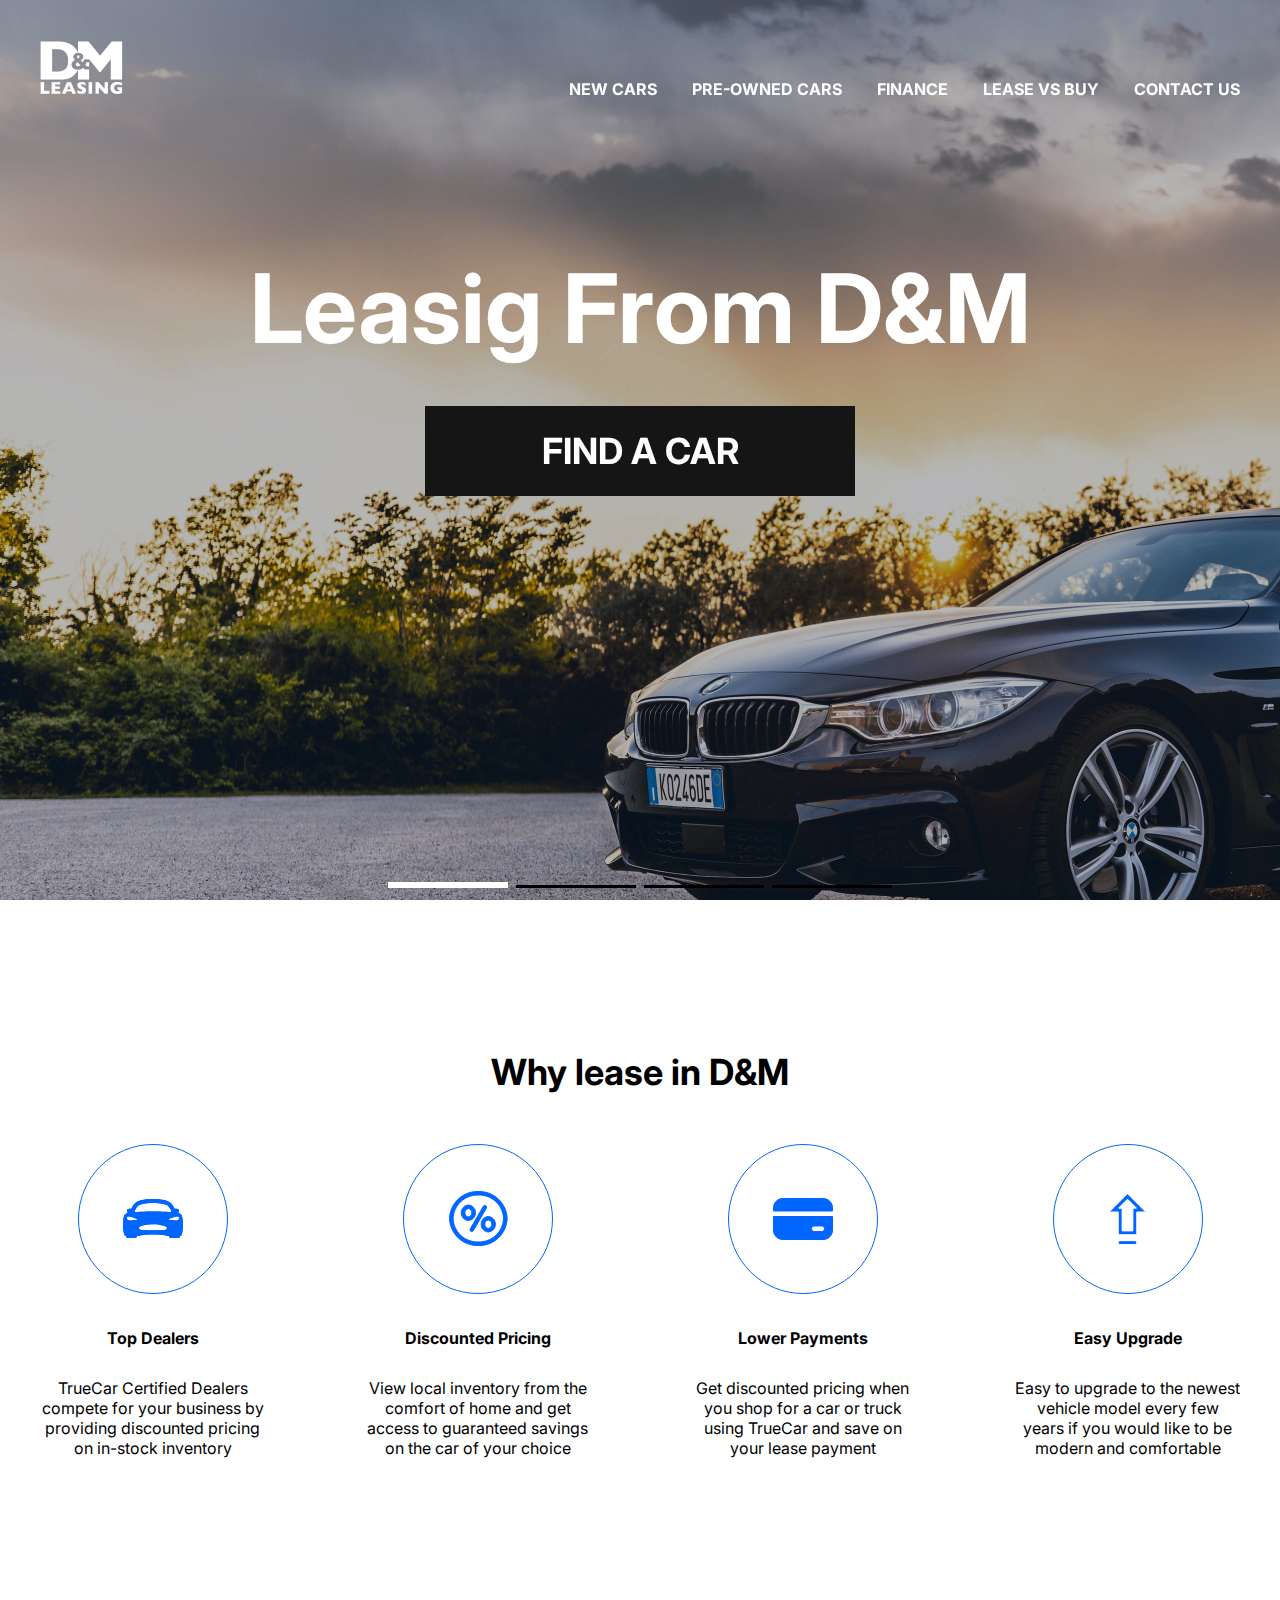
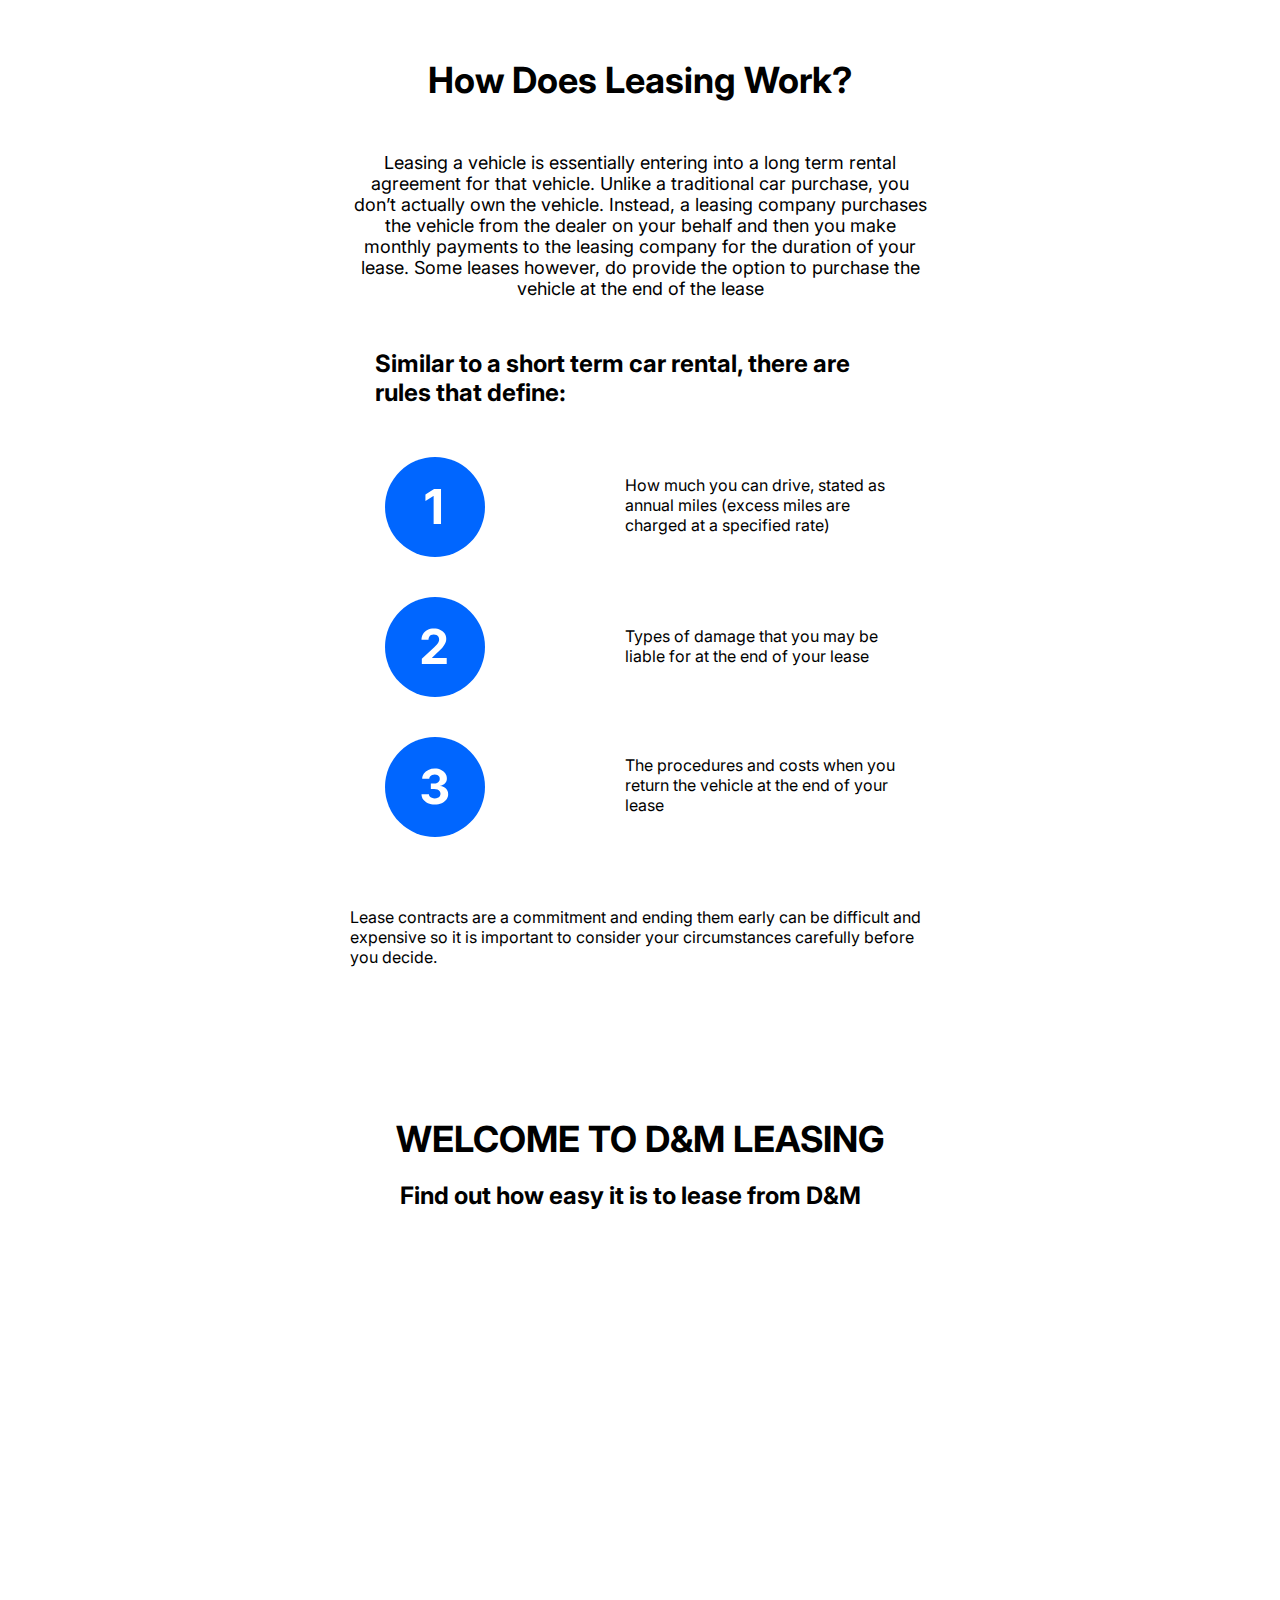
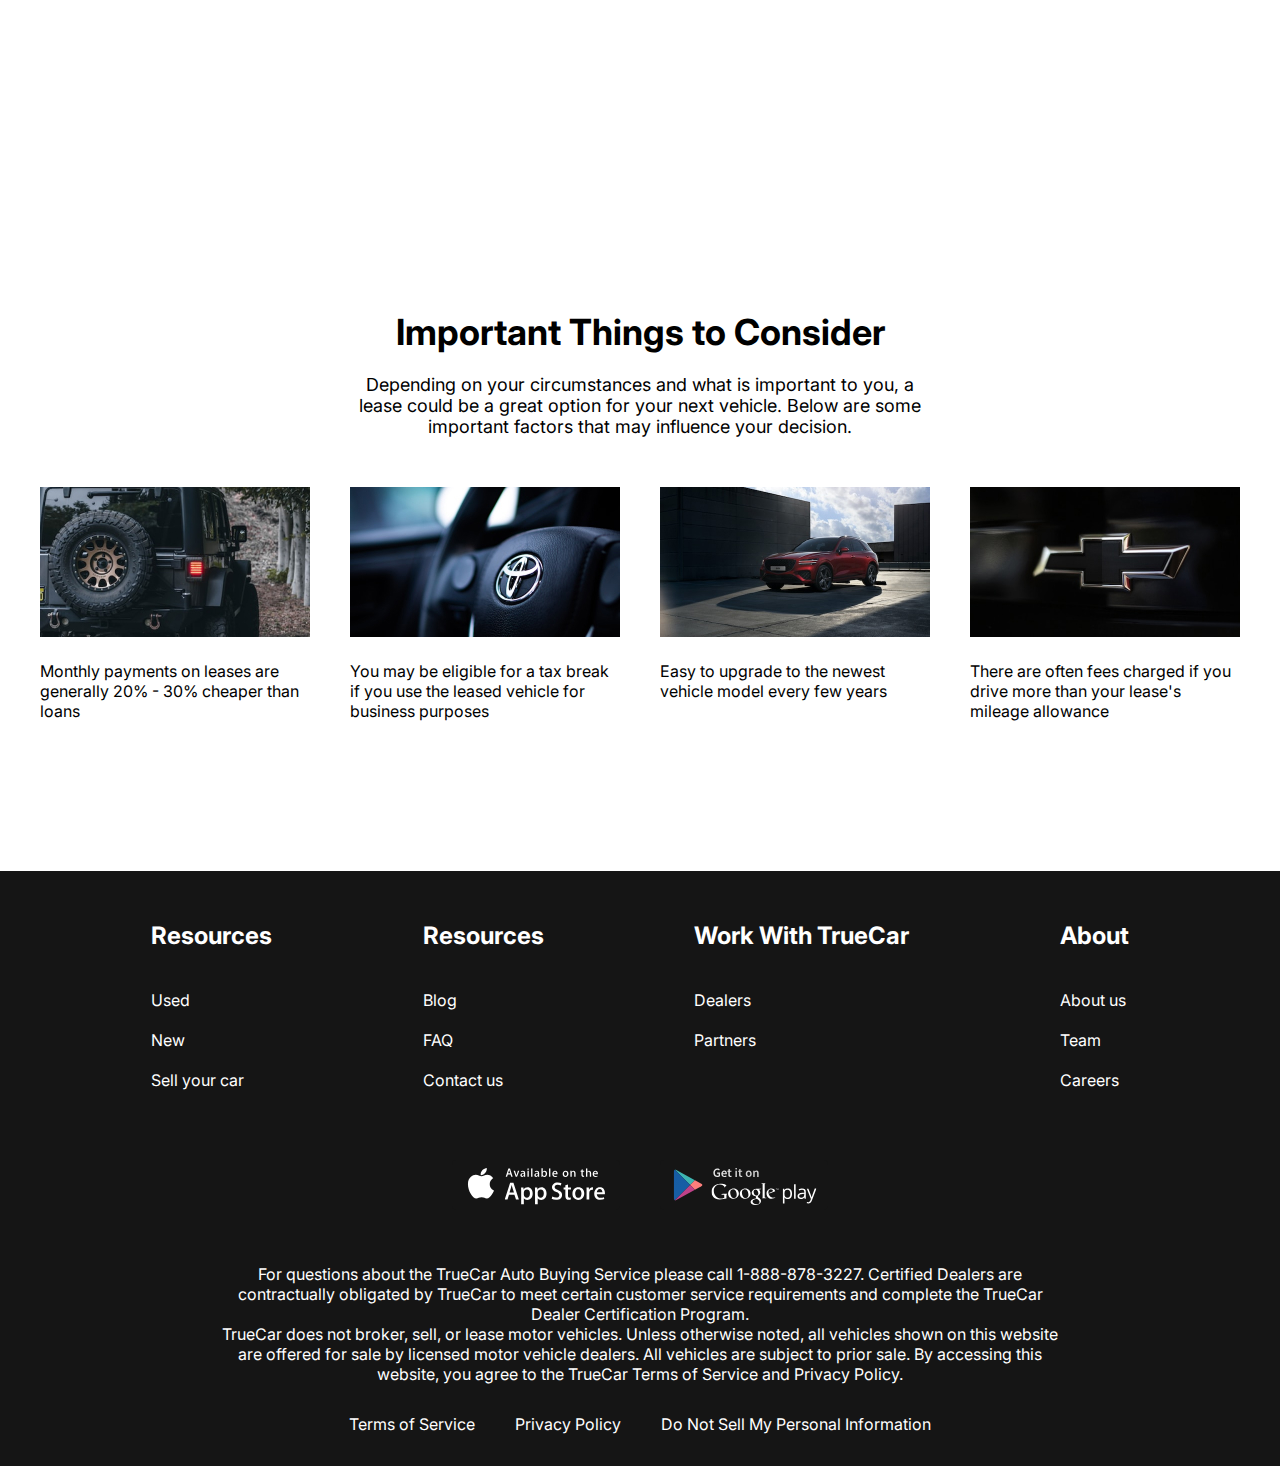
<file: index.html>
<!DOCTYPE html>
<html lang="en">
<head>
    <meta charset="UTF-8">
    <meta http-equiv="X-UA-Compatible" content="IE=edge">
    <meta name="viewport" content="width=device-width, initial-scale=1.0">
    <title>Document</title>
    <link rel="preconnect" href="https://fonts.googleapis.com">
    <link rel="preconnect" href="https://fonts.gstatic.com" crossorigin>
    <link href="https://fonts.googleapis.com/css2?family=Inter:wght@400;700&display=swap" rel="stylesheet">
    <link rel="stylesheet" href="https://cdn.jsdelivr.net/npm/swiper@11/swiper-bundle.min.css"/>    
    <link rel="stylesheet" href="css/style.css">
    
</head>
<body>
    <div class="wrapper">
    <header class="header header-main">
    <div class="container">
        <div class="header__inner">
            <a href="index.html" class="logo">
                <img src="images/logo.png" alt="" class="img">
            </a>
            <nav class="menu">
                <ul class="menu__list">
                    <li class="menu__list-item"><a href="new-cars.html" class="menu__list-link">NEW CARS</a></li>
                    <li class="menu__list-item"><a href="#" class="menu__list-link">PRE-OWNED CARS</a></li>
                    <li class="menu__list-item"><a href="#" class="menu__list-link">FINANCE</a></li>
                    <li class="menu__list-item"><a href="#" class="menu__list-link">LEASE VS BUY</a></li>
                    <li class="menu__list-item" ><a href="contacts.html" class="menu__list-link">CONTACT US</a></li>           
                </ul>
            </nav>
        </div>
    </div>
    </header>
    <main class="main">
        <section class="top">
            <div class="container">
                <h1 class="title">Leasig From D&M</h1>
            </div>
            <a href="#" class="top__link">FIND A CAR</a>
        </section>
        <div class="slider">
            <div class="swiper">
                <div class="swiper-wrapper">
                    <div class="swiper-slide"> <img src="images/cover.png" alt=""> </div>
                    <div class="swiper-slide"> <img src="images/cover.png" alt=""> </div>
                    <div class="swiper-slide"> <img src="images/cover.png" alt=""> </div>
                    <div class="swiper-slide"> <img src="images/cover.png" alt=""> </div>
                </div>
                <div class="swiper-pagination"></div>
            </div>
        </div>
        <section class="why-lease">
            <div class="container">
                <h2 class="section-title1">
                    Why lease in D&M
                </h2>
            </div>
            <div class="container">
                <div class="blockhad">
                <div class="bloc1">
                    <img src="images/icon1.svg" alt="" class="icon1">
                    <h4 class="title-block1">Top Dealers</h4>
                    <p class="text-block1">TrueCar Certified Dealers compete for your business by providing discounted pricing on in-stock inventory</p>
                </div>
                <div class="bloc2">
                    <img src="images/icon2.svg" alt="" class="icon1">
                    <h4 class="title-block2">Discounted Pricing</h4>
                    <p class="text-block2">View local inventory from the comfort of home and get access to guaranteed savings on the car of your choice</p>
                </div>
                <div class="bloc3">
                    <img src="images/icon3.svg" alt="" class="icon1">
                    <h4 class="title-block3">Lower Payments</h4>
                    <p class="text-block3">Get discounted pricing when you shop for a car or truck using TrueCar and save on your lease payment</p>
                </div>
                <div class="bloc4">
                    <img src="images/icon4.svg" alt="" class="icon1">
                    <h4 class="title-block4">Easy Upgrade</h4>
                    <p class="text-block4">Easy to upgrade to the newest vehicle model every few years if you would like to be modern and comfortable</p>
                </div>
                </div>
                <div class="container">
                    <h2 class="section-title2">
                        How Does Leasing Work?
                    </h2>
                    <p class="text-title2">Leasing a vehicle is essentially entering into a long term rental agreement for that vehicle. Unlike a traditional car purchase, you don’t actually own the vehicle. Instead, a leasing company purchases the vehicle from the dealer on your behalf and then you make monthly payments to the leasing company for the duration of your lease. Some leases however, do provide the option to purchase the vehicle at the end of the lease</p>
                </div>
                <h3 class="abz1">Similar to a short term car rental, there are rules that define:</h3>
            </div>
            <div class="blote1">
                <img src="images/1text.svg" alt="" class="imgtextr">
                <p class="texttextr">How much you can drive, stated as annual miles (excess miles are charged at a specified rate)</p>
            </div>
            <div class="blote2">
                <img src="images/2text.svg" alt="" class="imgtextr">
                <p class="texttextr2">Types of damage that you may be liable for at the end of your lease</p>
            </div>
            <div class="blote3">
                <img src="images/3text.svg" alt="" class="imgtextr3">
                <p class="texttextr">The procedures and costs when you return the vehicle at the end of your lease</p>
            </div>
            <p class="textavzbl">Lease contracts are a commitment and ending them early can be difficult and expensive so it is important to consider your circumstances carefully before you decide.</p>
        </section>
        <div class="container">
            <h2 class="section-title3">
                WELCOME TO D&M LEASING
            </h2>
            <h3 class="abz2">Find out how easy it is to lease from D&M</h3>
        </div>
        <div class="section-video-mainweb">
            <iframe width="1000" height="500" src="https://www.youtube.com/embed/AvMusILfIdQ?si=_qpcUZAUQg7eiE4t&amp;controls=0" title="YouTube video player" frameborder="0" allow="accelerometer; autoplay; clipboard-write; encrypted-media; gyroscope; picture-in-picture; web-share" allowfullscreen></iframe>
        </div>
        <section class="lasttextmain">
            <div class="container">
                <h2 class="section-title4">
                    Important Things to Consider
                </h2>
                <p class="textlast">Depending on your circumstances and what is important to you, a lease could be a great option for your next vehicle. Below are some important factors that may influence your decision.</p>
            </div>
            <div class="blocklast">
                <div class="blockimgtextlast1">
                    <img src="images/imglast1.jpg" alt="" class="imglast1">
                    <p class="textlast1">Monthly payments on leases are generally 20% - 30% cheaper than loans</p>
                </div>
                <div class="blockimgtextlast2">
                    <img src="images/imglast2.jpg" alt="" class="imglast1">
                    <p class="textlast1">You may be eligible for a tax break if you use the leased vehicle for business purposes</p>
                </div>
                <div class="blockimgtextlast3">
                    <img src="images/imglast3.jpg" alt="" class="imglast1">
                    <p class="textlast1">Easy to upgrade to the newest vehicle model every few years</p>
                </div>
                <div class="blockimgtextlast4">
                    <img src="images/imglast4.jpg" alt="" class="imglast1">
                    <p class="textlast1">There are often fees charged if you drive more than your lease's mileage allowance</p>
                </div>
            </div>
        </section>
    </main>
    <footer class="footer">
        <div class="conteiner">
            <nav class="footer__menu">
                <ul class="footer__menu-list">
                    <li class="footer__menu-title"> <h2>Resources</h2></li>
                    <li class="footer__menu-item"><a href="#" class="footer__menu-link">Used</a></li>
                    <li class="footer__menu-item"><a href="#" class="footer__menu-link">New</a></li>
                    <li class="footer__menu-item"><a href="#" class="footer__menu-link">Sell your car</a></li>
                </ul>

                <ul class="footer__menu-list">
                    <li class="footer__menu-title"> <h2>Resources</h2></li>
                    <li class="footer__menu-item"><a href="#" class="footer__menu-link">Blog</a></li>
                    <li class="footer__menu-item"><a href="#" class="footer__menu-link">FAQ</a></li>
                    <li class="footer__menu-item"><a href="#" class="footer__menu-link">Contact us</a></li>
                </ul>

                <ul class="footer__menu-list">
                    <li class="footer__menu-title"> <h2>Work With TrueCar</h2></li>
                    <li class="footer__menu-item"><a href="#" class="footer__menu-link">Dealers</a></li>
                    <li class="footer__menu-item"><a href="#" class="footer__menu-link">Partners</a></li>
                </ul>

                <ul class="footer__menu-list">
                    <li class="footer__menu-title"> <h2>About</h2></li>
                    <li class="footer__menu-item"><a href="#" class="footer__menu-link">About us</a></li>
                    <li class="footer__menu-item"><a href="#" class="footer__menu-link">Team</a></li>
                    <li class="footer__menu-item"><a href="#" class="footer__menu-link">Careers</a></li>
                </ul>
                

            </nav>
            <ul class="app">
                <li class="app__item">
                    <a href="#" class="app__item-link">
                        <img claas="app__item-img" src="images/appstore.svg" alt="">
                    </a>
                </li>
                <li class="app__item">
                    <a href="#" class="app__item-link">
                        <img claas="app__item-img" src="images/googleplay.svg" alt="">
                    </a>
                </li>
            </ul>
            <div class="footer__copy">
                <p class="footer__copy-text">
                    For questions about the TrueCar Auto Buying Service please call 1-888-878-3227.
Certified Dealers are contractually obligated by TrueCar to meet certain customer service requirements and complete the TrueCar Dealer Certification Program.
                </p>
                <p class="footer__copy-text">
                    TrueCar does not broker, sell, or lease motor vehicles. Unless otherwise noted, all vehicles shown on this website are offered for sale by licensed motor vehicle dealers. All vehicles are subject to prior sale. By accessing this website, you agree to the TrueCar Terms of Service and Privacy Policy.
                </p>
            </div>
            <nav class="copy__nav">
                <ul class="copy__nav-list">
                    <li class="copy__nav-item"><a href="#" class="copy__nav-link">Terms of Service</a></li>
                    <li class="copy__nav-item"><a href="#" class="copy__nav-link">Privacy Policy</a></li>
                    <li class="copy__nav-item"><a href="#" class="copy__nav-link">Do Not Sell My Personal Information</a></li>
                </ul>            
            </nav>

        </div>
    </footer>
    </div>




<script src="https://cdn.jsdelivr.net/npm/swiper@11/swiper-bundle.min.js"></script>
<script src="js/main.js" ></script>
</body>
</html>
</file>
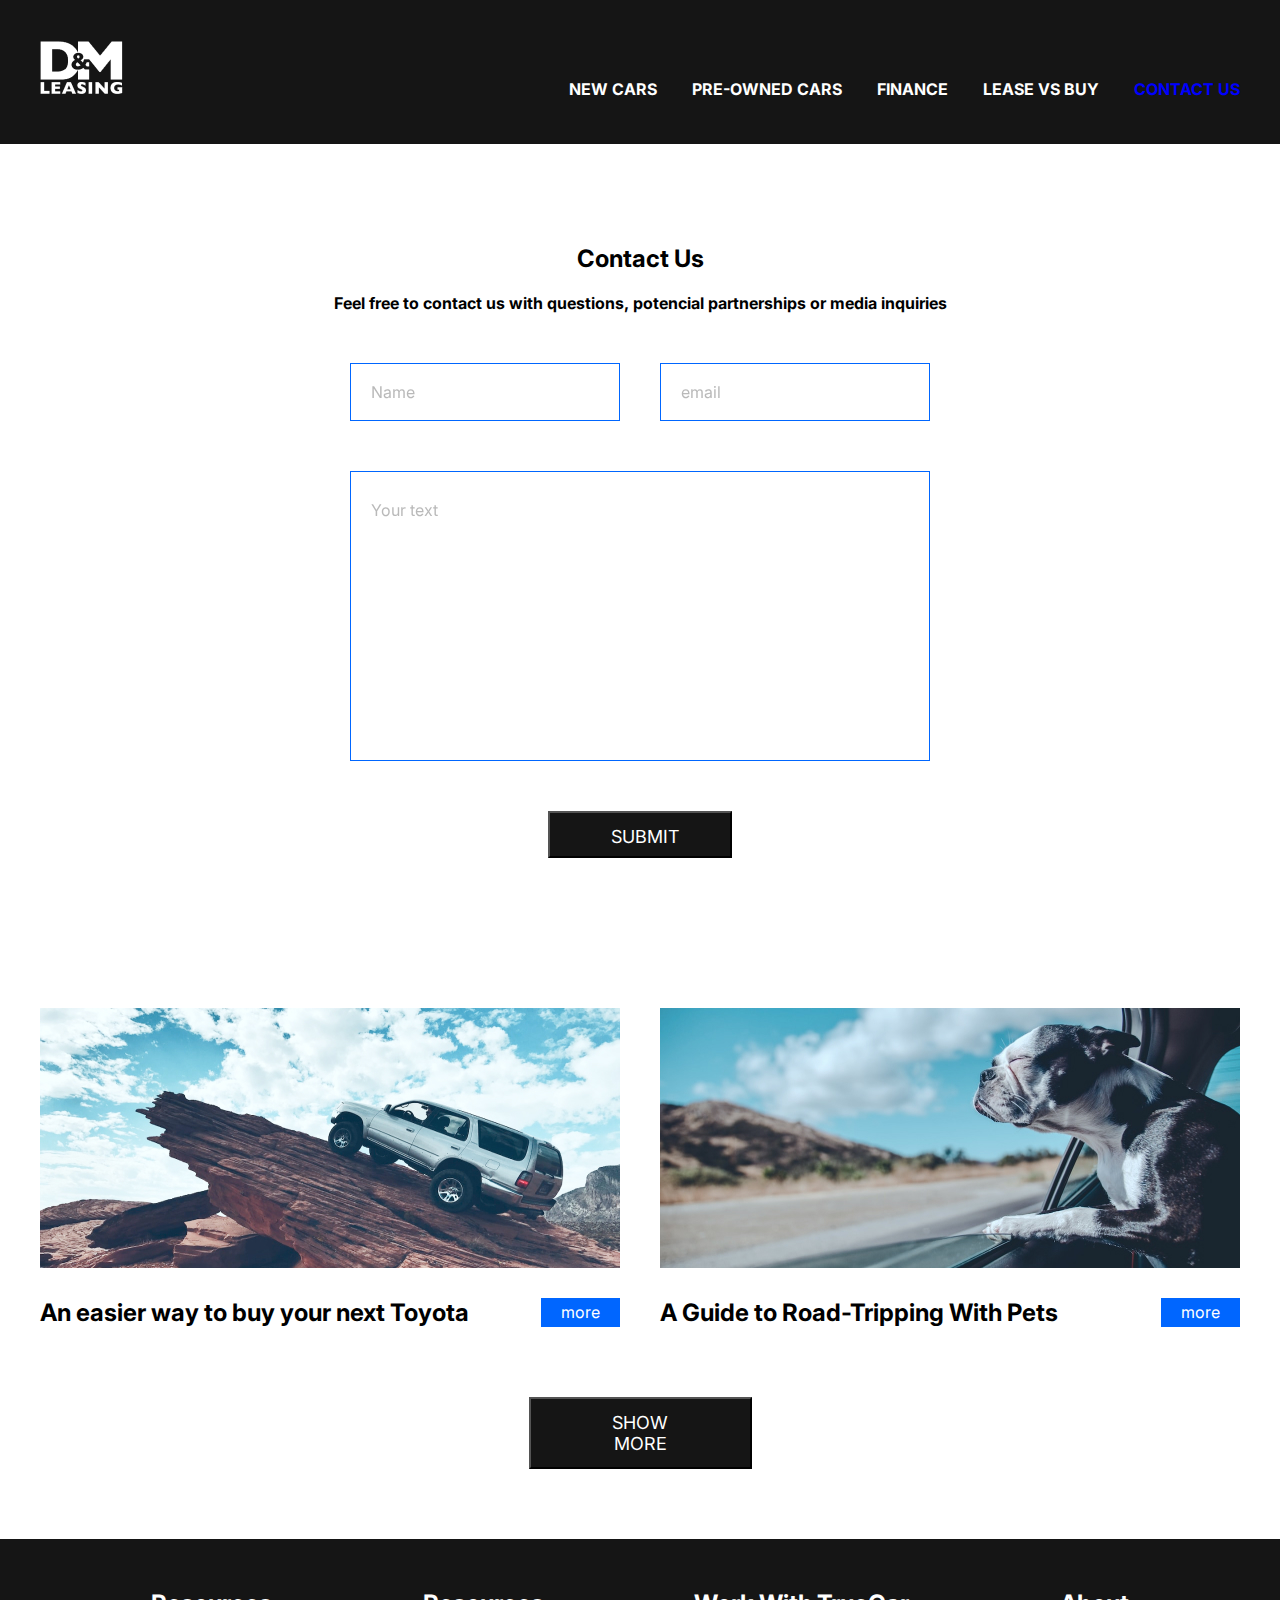
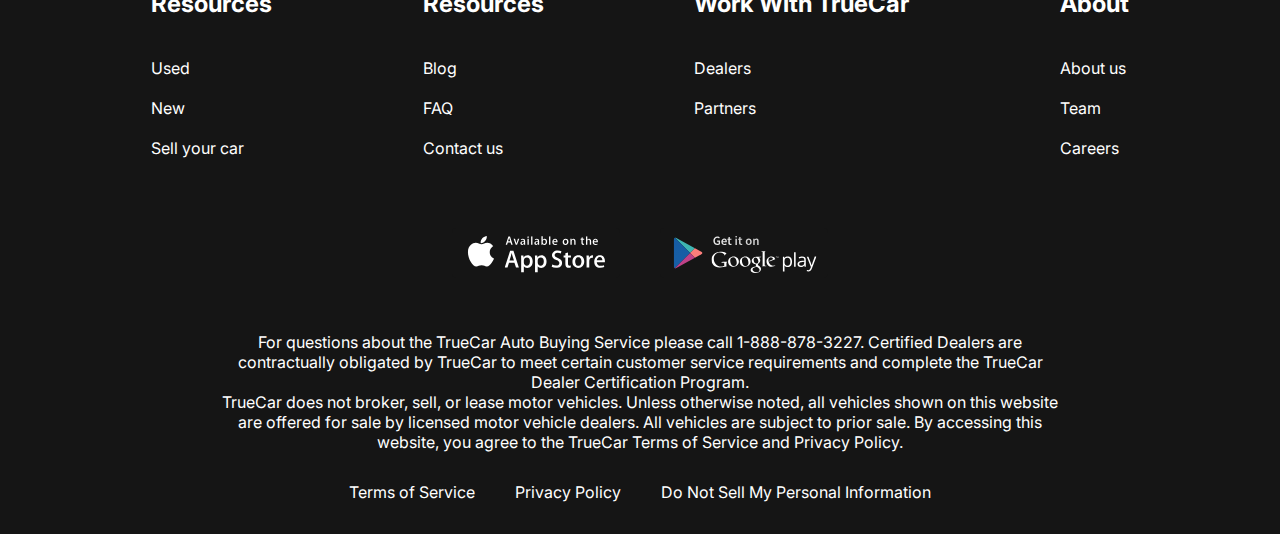
<file: contacts.html>
<!DOCTYPE html>
<html lang="en">
<head>
    <meta charset="UTF-8">
    <meta http-equiv="X-UA-Compatible" content="IE=edge">
    <meta name="viewport" content="width=device-width, initial-scale=1.0">
    <title>Document</title>
    <link rel="preconnect" href="https://fonts.googleapis.com">
<link rel="preconnect" href="https://fonts.gstatic.com" crossorigin>
<link href="https://fonts.googleapis.com/css2?family=Inter:wght@400;700&display=swap" rel="stylesheet">
    <link rel="stylesheet" href="css/style.css">
</head>
<body>
    <div class="wrapper">
    <header class="header">
    <div class="container">
        <div class="header__inner">
            <a href="index.html" class="logo">
                <img src="images/logo.png" alt="" class="img">
            </a>
            <nav class="menu">
                <ul class="menu__list">
                    <li class="menu__list-item"><a href="new-cars.html" class="menu__list-link">NEW CARS</a></li>
                    <li class="menu__list-item"><a href="#" class="menu__list-link">PRE-OWNED CARS</a></li>
                    <li class="menu__list-item"><a href="#" class="menu__list-link">FINANCE</a></li>
                    <li class="menu__list-item"><a href="#" class="menu__list-link">LEASE VS BUY</a></li>
                    <li class="menu__list-item"><a href="#" class="menu__list-link menu__list-link--active">CONTACT US</a></li>           
                </ul>
            </nav>
        </div>
    </div>
    </header>
    <main class="main">
        <div class="container">
            <div class="blockcontactall">
                    <h2 class="zagolovokcontact">
                        Contact Us
                    </h2>
                    <h4 class="text-titlecontact">Feel free to contact us with questions, potencial partnerships or media inquiries</h4>
            </div>
        </div>
        <form action="#" class="form">
            <input type="text" placeholder="Name" class="form__input">
            <input type="email" placeholder="email" class="form__input">
            <textarea class="form__textarea" placeholder="Your text"></textarea>
            <button class="form__btn" type="submit">SUBMIT</button>
        </form>
        <section class="blog">
            <div class="container">
                <div class="blog__items">
                    <div class="blod__item">
                        <img src="images/news1.jpg" alt="" class="blod__item-img">
                        <h2 class="blod__item-title">An easier way to buy your next Toyota</h2>
                        <a href="#" class="blod__item-link">more</a>
                    </div>
                    <div class="blod__item">
                        <img src="images/news2.jpg" alt="" class="blod__item-img">
                        <h2 class="blod__item-title">A Guide to Road-Tripping With Pets</h2>
                        <a href="#" class="blod__item-link">more</a>
                    </div>
                </div>
            </div>
            <div><button class="show_more_btn">SHOW MORE</button></div>
        </section>
    </main>
    <footer class="footer">
        <div class="conteiner">
            <nav class="footer__menu">
                <ul class="footer__menu-list">
                    <li class="footer__menu-title"> <h2>Resources</h2></li>
                    <li class="footer__menu-item"><a href="#" class="footer__menu-link">Used</a></li>
                    <li class="footer__menu-item"><a href="#" class="footer__menu-link">New</a></li>
                    <li class="footer__menu-item"><a href="#" class="footer__menu-link">Sell your car</a></li>
                </ul>

                <ul class="footer__menu-list">
                    <li class="footer__menu-title"> <h2>Resources</h2></li>
                    <li class="footer__menu-item"><a href="#" class="footer__menu-link">Blog</a></li>
                    <li class="footer__menu-item"><a href="#" class="footer__menu-link">FAQ</a></li>
                    <li class="footer__menu-item"><a href="#" class="footer__menu-link">Contact us</a></li>
                </ul>

                <ul class="footer__menu-list">
                    <li class="footer__menu-title"> <h2>Work With TrueCar</h2></li>
                    <li class="footer__menu-item"><a href="#" class="footer__menu-link">Dealers</a></li>
                    <li class="footer__menu-item"><a href="#" class="footer__menu-link">Partners</a></li>
                </ul>

                <ul class="footer__menu-list">
                    <li class="footer__menu-title"> <h2>About</h2></li>
                    <li class="footer__menu-item"><a href="#" class="footer__menu-link">About us</a></li>
                    <li class="footer__menu-item"><a href="#" class="footer__menu-link">Team</a></li>
                    <li class="footer__menu-item"><a href="#" class="footer__menu-link">Careers</a></li>
                </ul>
                

            </nav>
            <ul class="app">
                <li class="app__item">
                    <a href="#" class="app__item-link">
                        <img claas="app__item-img" src="images/appstore.svg" alt="">
                    </a>
                </li>
                <li class="app__item">
                    <a href="#" class="app__item-link">
                        <img claas="app__item-img" src="images/googleplay.svg" alt="">
                    </a>
                </li>
            </ul>
            <div class="footer__copy">
                <p class="footer__copy-text">
                    For questions about the TrueCar Auto Buying Service please call 1-888-878-3227.
Certified Dealers are contractually obligated by TrueCar to meet certain customer service requirements and complete the TrueCar Dealer Certification Program.
                </p>
                <p class="footer__copy-text">
                    TrueCar does not broker, sell, or lease motor vehicles. Unless otherwise noted, all vehicles shown on this website are offered for sale by licensed motor vehicle dealers. All vehicles are subject to prior sale. By accessing this website, you agree to the TrueCar Terms of Service and Privacy Policy.
                </p>
            </div>
            <nav class="copy__nav">
                <ul class="copy__nav-list">
                    <li class="copy__nav-item"><a href="#" class="copy__nav-link">Terms of Service</a></li>
                    <li class="copy__nav-item"><a href="#" class="copy__nav-link">Privacy Policy</a></li>
                    <li class="copy__nav-item"><a href="#" class="copy__nav-link">Do Not Sell My Personal Information</a></li>
                </ul>            
            </nav>

        </div>
    </footer>
    </div>

</body>
</html>
</file>
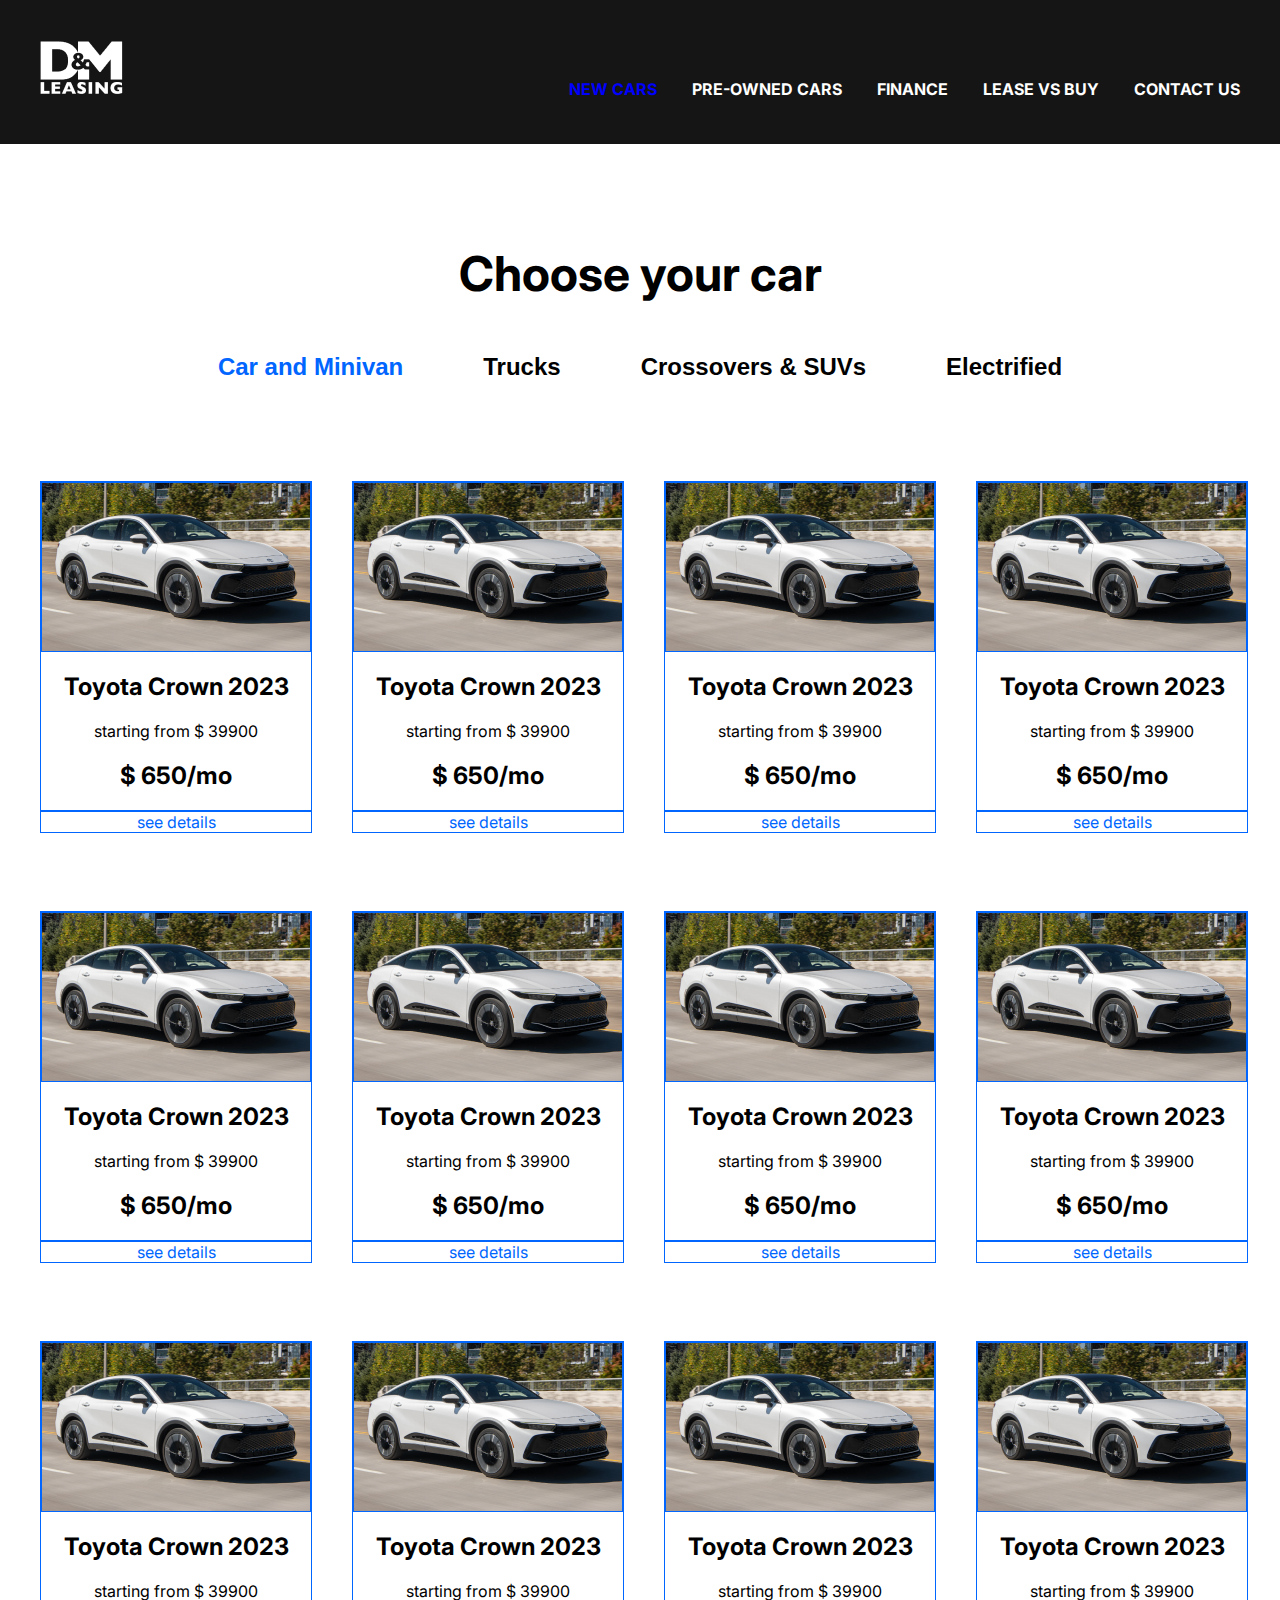
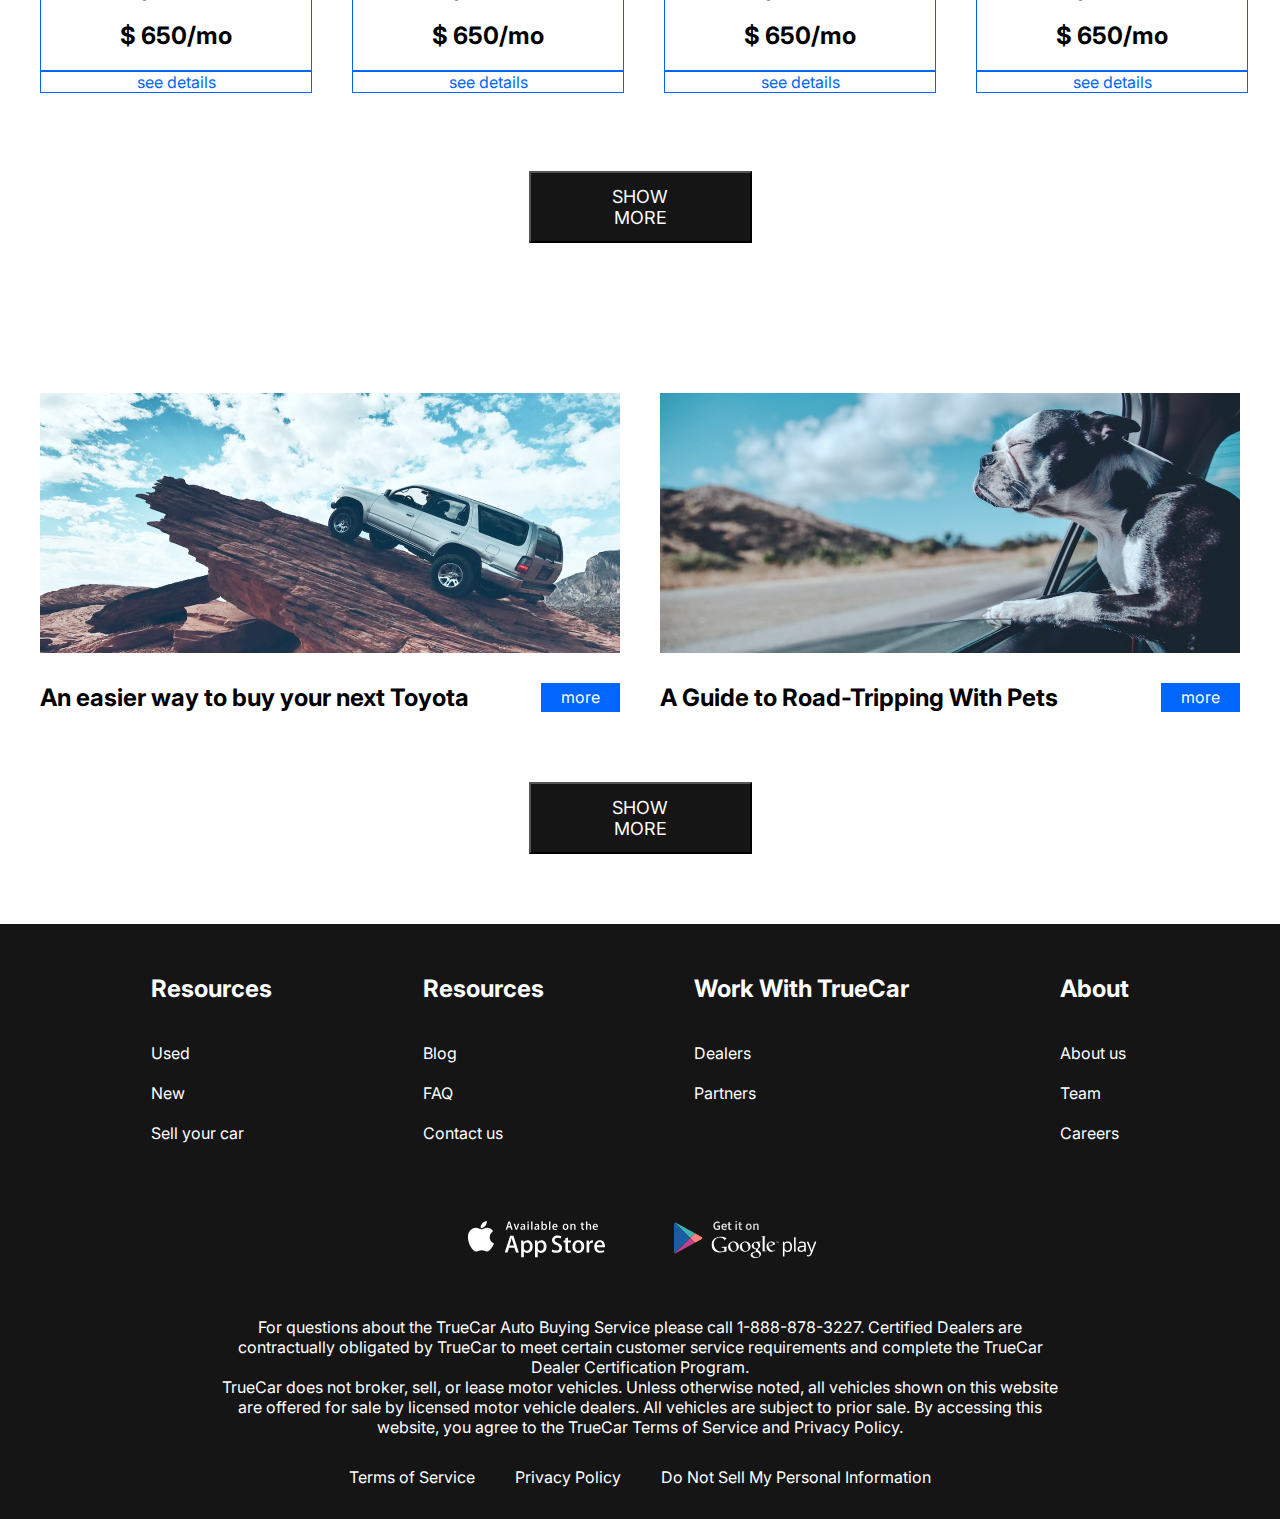
<file: new-cars.html>
<!DOCTYPE html>
<html lang="en">
<head>
    <meta charset="UTF-8">
    <meta http-equiv="X-UA-Compatible" content="IE=edge">
    <meta name="viewport" content="width=device-width, initial-scale=1.0">
    <title>Document</title>
    <link rel="preconnect" href="https://fonts.googleapis.com">
<link rel="preconnect" href="https://fonts.gstatic.com" crossorigin>
<link href="https://fonts.googleapis.com/css2?family=Inter:wght@400;700&display=swap" rel="stylesheet">
    <link rel="stylesheet" href="css/style.css">
</head>
<body>
    <div class="wrapper">
    <header class="header">
    <div class="container">
        <div class="header__inner">
            <a href="index.html" class="logo">
                <img src="images/logo.png" alt="" class="img">
            </a>
            <nav class="menu">
                <ul class="menu__list">
                    <li class="menu__list-item"><a href="#" class="menu__list-link menu__list-link--active">NEW CARS</a></li>
                    <li class="menu__list-item"><a href="#" class="menu__list-link">PRE-OWNED CARS</a></li>
                    <li class="menu__list-item"><a href="#" class="menu__list-link">FINANCE</a></li>
                    <li class="menu__list-item"><a href="#" class="menu__list-link">LEASE VS BUY</a></li>
                    <li class="menu__list-item"><a href="contacts.html" class="menu__list-link">CONTACT US</a></li>           
                </ul>
            </nav>
        </div>
    </div>
    </header>
    <main class="main">
        <section class="choose">
            <div class="container">
                <h1 class="section-titlecar">Choose your car</h1>
                <div class="tabs">
                    <div class="tabs__btn">
                        <button class="tabs__btn-item tabs__btn-item-active" data-button="content-1">Car and Minivan</button>
                        <button class="tabs__btn-item" data-button="content-2">Trucks</button>
                        <button class="tabs__btn-item" data-button="content-3">Crossovers & SUVs</button>
                        <button class="tabs__btn-item" data-button="content-4">Electrified</button>
                    </div>
                    <div class="tabs__content">
                            <div class="tabs__content-item tabs__content-item-active" id="content-1"> 
                                <div class="car-card">
                                <img src="images/card1.jpg" alt="" class="card">
                                <h2 class="car-title">Toyota Crown 2023</h2>
                                <div class="car-text">starting from $ 39900</div>
                                <div class="car-cena"><h2>$ 650/mo</h2></div>
                                </div>
                                <a href="#" class="see-details">see details</a>
                            </div>
                            <div class="tabs__content-item" id="content-2">
                                <div class="car-card">
                                    <img src="images/card1.jpg" alt="" class="card">
                                    <h2 class="car-title">Toyota Crown 2023</h2>
                                    <div class="car-text">starting from $ 39900</div>
                                    <div class="car-cena"><h2>$ 650/mo</h2></div>
                                </div>
                                    <a href="#" class="see-details">see details</a>
                            </div>
                            <div class="tabs__content-item" id="content-3">
                                <div class="car-card">
                                    <img src="images/card1.jpg" alt="" class="card">
                                    <h2 class="car-title">Toyota Crown 2023</h2>
                                    <div class="car-text">starting from $ 39900</div>
                                    <div class="car-cena"><h2>$ 650/mo</h2></div>
                                </div>
                                    <a href="#" class="see-details">see details</a>
                            </div>
                            <div class="tabs__content-item" id="content-4">
                                <div class="car-card">
                                    <img src="images/card1.jpg" alt="" class="card">
                                    <h2 class="car-title">Toyota Crown 2023</h2>
                                    <div class="car-text">starting from $ 39900</div>
                                    <div class="car-cena"><h2>$ 650/mo</h2></div>
                                    </div>
                                    <a href="#" class="see-details">see details</a>
                            </div>
                        </div>
                        <div class="tabs__content">
                            <div class="tabs__content-item" id="content-1"> 
                                <div class="car-card">
                                <img src="images/card1.jpg" alt="" class="card">
                                <h2 class="car-title">Toyota Crown 2023</h2>
                                <div class="car-text">starting from $ 39900</div>
                                <div class="car-cena"><h2>$ 650/mo</h2></div>
                                </div>
                                <a href="#" class="see-details">see details</a>
                            </div>
                            <div class="tabs__content-item" id="content-2">
                                <div class="car-card">
                                    <img src="images/card1.jpg" alt="" class="card">
                                    <h2 class="car-title">Toyota Crown 2023</h2>
                                    <div class="car-text">starting from $ 39900</div>
                                    <div class="car-cena"><h2>$ 650/mo</h2></div>
                                </div>
                                    <a href="#" class="see-details">see details</a>
                            </div>
                            <div class="tabs__content-item" id="content-3">
                                <div class="car-card">
                                    <img src="images/card1.jpg" alt="" class="card">
                                    <h2 class="car-title">Toyota Crown 2023</h2>
                                    <div class="car-text">starting from $ 39900</div>
                                    <div class="car-cena"><h2>$ 650/mo</h2></div>
                                </div>
                                    <a href="#" class="see-details">see details</a>
                            </div>
                            <div class="tabs__content-item" id="content-4">
                                <div class="car-card">
                                    <img src="images/card1.jpg" alt="" class="card">
                                    <h2 class="car-title">Toyota Crown 2023</h2>
                                    <div class="car-text">starting from $ 39900</div>
                                    <div class="car-cena"><h2>$ 650/mo</h2></div>
                                    </div>
                                    <a href="#" class="see-details">see details</a>
                            </div>
                        </div>
                        <div class="tabs__content">
                            <div class="tabs__content-item" id="content-1"> 
                                <div class="car-card">
                                <img src="images/card1.jpg" alt="" class="card">
                                <h2 class="car-title">Toyota Crown 2023</h2>
                                <div class="car-text">starting from $ 39900</div>
                                <div class="car-cena"><h2>$ 650/mo</h2></div>
                                </div>
                                <a href="#" class="see-details">see details</a>
                            </div>
                            <div class="tabs__content-item" id="content-2">
                                <div class="car-card">
                                    <img src="images/card1.jpg" alt="" class="card">
                                    <h2 class="car-title">Toyota Crown 2023</h2>
                                    <div class="car-text">starting from $ 39900</div>
                                    <div class="car-cena"><h2>$ 650/mo</h2></div>
                                </div>
                                    <a href="#" class="see-details">see details</a>
                            </div>
                            <div class="tabs__content-item" id="content-3">
                                <div class="car-card">
                                    <img src="images/card1.jpg" alt="" class="card">
                                    <h2 class="car-title">Toyota Crown 2023</h2>
                                    <div class="car-text">starting from $ 39900</div>
                                    <div class="car-cena"><h2>$ 650/mo</h2></div>
                                </div>
                                    <a href="#" class="see-details">see details</a>
                            </div>
                            <div class="tabs__content-item" id="content-4">
                                <div class="car-card">
                                    <img src="images/card1.jpg" alt="" class="card">
                                    <h2 class="car-title">Toyota Crown 2023</h2>
                                    <div class="car-text">starting from $ 39900</div>
                                    <div class="car-cena"><h2>$ 650/mo</h2></div>
                                    </div>
                                    <a href="#" class="see-details">see details</a>
                            </div>
                        </div>
                    </div>
                </div>
            </div>
        </div>
    </div>
        </section>
        <div><button class="show_more_btnw">SHOW MORE</button></div>
        <section class="blog">
            <div class="container">
                <div class="blog__items">
                    <div class="blod__item">
                        <img src="images/news1.jpg" alt="" class="blod__item-img">
                        <h2 class="blod__item-title">An easier way to buy your next Toyota</h2>
                        <a href="#" class="blod__item-link">more</a>
                    </div>
                    <div class="blod__item">
                        <img src="images/news2.jpg" alt="" class="blod__item-img">
                        <h2 class="blod__item-title">A Guide to Road-Tripping With Pets</h2>
                        <a href="#" class="blod__item-link">more</a>
                    </div>
                </div>
            </div>
            <div><button class="show_more_btn">SHOW MORE</button></div>
        </section>
    </main>
    <footer class="footer">
        <div class="conteiner">
            <nav class="footer__menu">
                <ul class="footer__menu-list">
                    <li class="footer__menu-title"> <h2>Resources</h2></li>
                    <li class="footer__menu-item"><a href="#" class="footer__menu-link">Used</a></li>
                    <li class="footer__menu-item"><a href="#" class="footer__menu-link">New</a></li>
                    <li class="footer__menu-item"><a href="#" class="footer__menu-link">Sell your car</a></li>
                </ul>

                <ul class="footer__menu-list">
                    <li class="footer__menu-title"> <h2>Resources</h2></li>
                    <li class="footer__menu-item"><a href="#" class="footer__menu-link">Blog</a></li>
                    <li class="footer__menu-item"><a href="#" class="footer__menu-link">FAQ</a></li>
                    <li class="footer__menu-item"><a href="#" class="footer__menu-link">Contact us</a></li>
                </ul>

                <ul class="footer__menu-list">
                    <li class="footer__menu-title"> <h2>Work With TrueCar</h2></li>
                    <li class="footer__menu-item"><a href="#" class="footer__menu-link">Dealers</a></li>
                    <li class="footer__menu-item"><a href="#" class="footer__menu-link">Partners</a></li>
                </ul>

                <ul class="footer__menu-list">
                    <li class="footer__menu-title"> <h2>About</h2></li>
                    <li class="footer__menu-item"><a href="#" class="footer__menu-link">About us</a></li>
                    <li class="footer__menu-item"><a href="#" class="footer__menu-link">Team</a></li>
                    <li class="footer__menu-item"><a href="#" class="footer__menu-link">Careers</a></li>
                </ul>
                

            </nav>
            <ul class="app">
                <li class="app__item">
                    <a href="#" class="app__item-link">
                        <img claas="app__item-img" src="images/appstore.svg" alt="">
                    </a>
                </li>
                <li class="app__item">
                    <a href="#" class="app__item-link">
                        <img claas="app__item-img" src="images/googleplay.svg" alt="">
                    </a>
                </li>
            </ul>
            <div class="footer__copy">
                <p class="footer__copy-text">
                    For questions about the TrueCar Auto Buying Service please call 1-888-878-3227.
Certified Dealers are contractually obligated by TrueCar to meet certain customer service requirements and complete the TrueCar Dealer Certification Program.
                </p>
                <p class="footer__copy-text">
                    TrueCar does not broker, sell, or lease motor vehicles. Unless otherwise noted, all vehicles shown on this website are offered for sale by licensed motor vehicle dealers. All vehicles are subject to prior sale. By accessing this website, you agree to the TrueCar Terms of Service and Privacy Policy.
                </p>
            </div>
            <nav class="copy__nav">
                <ul class="copy__nav-list">
                    <li class="copy__nav-item"><a href="#" class="copy__nav-link">Terms of Service</a></li>
                    <li class="copy__nav-item"><a href="#" class="copy__nav-link">Privacy Policy</a></li>
                    <li class="copy__nav-item"><a href="#" class="copy__nav-link">Do Not Sell My Personal Information</a></li>
                </ul>            
            </nav>

        </div>
    </footer>
    </div>
    <script src="js/main.js" ></script>
</body>
</html>
</file>
<file: css/style.css>
html {
    box-sizing: border-box;
}

*, *::after, *::before {
    box-sizing: inherit;
    margin: 0;
    padding: 0;

}

ul {
    list-style: none;
}

a {
    text-decoration: none;
    color: inherit;
}

.container {
    max-width: 1220px;
    margin: 0 auto;
    padding: 0 10px;
}

body {
    font-family: 'Inter', sans-serif;
    font-size: 16px;
    width: 400;
}

.header {
    background-color: #151515;
}

 .header-main {
    background-color: transparent;
    position: absolute;
    z-index: 10;
    left: 0;
    right: 0;
} 

.header__inner {
    padding-top: 40px;
    padding-bottom: 45px;
    display: flex;
    justify-content: space-between;
    align-items: flex-end;
}

.menu__list {
    display: flex;
    gap: 35px;
}

.menu__list-link {
    color: #fff;
    font-weight: 700;
    text-transform: uppercase;
}

.menu__list-link--active {
    color: blue;
}

.footer {
    background-color: #151515;
    padding-top: 50px 0 32px; /* OTSTUP VERHU I VNIZU*/
    color: #fff;
}

.footer__menu {
    display: flex;
    justify-content: space-evenly;
    margin-bottom: 50px;
}

.app {
    display: flex;
    justify-content: center;
    margin-bottom: 50px;
    gap: 40px;
}

.footer__menu-item {
    padding-bottom: 20px;
}

.footer__menu-title {
    padding-bottom: 40px;
    padding-top: 50px;
}

.footer__copy {
    max-width: 850px;
    margin: 0 auto;
    padding-bottom: 30px;
    text-align: center;
}

html,
body {
    height: 100%;
}

.wrapper {
    min-height: 100%;
    display: flex;
    flex-direction: column;
}

.copy__nav-list {
    display: flex;
    text-align: center;
    gap: 40px;
    justify-content: center;
    padding-bottom: 32px;
}

.main {
    flex-grow: 1;
}

.top {
    text-align: center;
    color: #fff;
    padding-bottom: 50px;
    position: absolute;
    z-index: 5;
    left: 0;
    right: 0;
}

.title {
    padding-top: 250px;
    padding-bottom: 40px;
    font-size: 96px;
}

.top__link {
    background-color: #151515;
    padding: 23px;
    max-width: 430px;
    width: 100%;
    display: inline-block;
    text-transform: uppercase;
    font-size: 36px;
    font-weight: 700;
}

.swiper-slide {
    height: 100vh;
}

.swiper-pagination-bullet {
    margin: 30px;
    width: 120px;
    height: 3px;
    background-color: black;
    border-radius: 0;
    opacity: 1;
}

.swiper-pagination-bullet-active {
    margin: 30px;
    width: 120px;
    height: 6px;
    background-color: #fff;
    transition: 0.3s;
    border-radius: 0;
}

.section-title1 {
    padding-top: 150px;
    padding-bottom: 50px;
    font-size: 36px;
    text-align: center;
}

.section-title2 {
    padding-top: 50px;
    padding-bottom: 50px;
    font-size: 36px;
    text-align: center;
}

.section-title3 {
    padding-bottom: 20px;
    font-size: 36px;
    text-align: center;
    max-width: 679px;
    margin: 0 auto;
}

.section-title4 {
    font-size: 36px;
    text-align: center;
    max-width: 690px;
    margin: 0 auto;
}

.textlast {
    padding-bottom: 50px;
    font-size: 18px;
    max-width: 580px;
    margin: 0 auto;
    text-align: center;
    padding-top: 20px;
}

.text-title2 {
    text-align: center;
    padding-bottom: 50px;
    max-width: 580px;
    margin: 0 auto;
    font-size: 18px;
}

.dlaabz {
    display: flex;
}

.abz1 {
    padding-bottom: 50px;
    font-size: 24px;
    max-width: 530px;
    margin: 0 auto;
}

.abz2 {
    padding-bottom: 50px;
    font-size: 24px;
    max-width: 480px;
    margin: 0 auto;
}

.list-icons-text {
    display: flex;
    text-align: center;
    justify-content: center;
}

.slider {
    text-align: center;
    justify-content: center;
}

.text-block1 {
    max-width: 270px;
    font-size: 16px;
}
.text-block2 {
    max-width: 270px;
    font-size: 16px;
}
.text-block3 {
    max-width: 270px;
    font-size: 16px;
}
.text-block4 {
    max-width: 270px;
    font-size: 16px;
    padding-bottom: 150px;
}

.title-block1 {
    padding-bottom: 30px;
}
.title-block2 {
    padding-bottom: 30px;
}
.title-block3 {
    padding-bottom: 30px;
}
.title-block4 {
    padding-bottom: 30px;
}

.icon1 {
    padding-bottom: 30px;
}

.blockhad {
    display: flex;
    text-align: center;
    gap: 100px;
}

.blote1 {
    gap: 140px;
    display: flex;
    justify-content: center;
}

.blote2 {
    gap: 140px;
    display: flex;
    justify-content: center;
}

.blote3 {
    gap: 140px;
    display: flex;
    justify-content: center;
}

.texttextr {
    max-width: 270px;
    padding-top: 18px;
}

.texttextr2 {
    padding-top: 29px;
    max-width: 270px;
}

.imgtextr {
    padding-bottom: 40px;
}

.imgtextr3 {
    padding-bottom: 70px;
}

.textavzbl {
    max-width: 580px;
    display: flex;
    margin: 0 auto;
    justify-content: center;
    padding-bottom: 150px;
}

.section-video-mainweb {
    display: flex;
    margin: 0 auto;
    justify-content: center;
    padding-bottom: 150px;
}

.textlast1 {
    max-width: 270px;
    gap: 40px;
    padding-bottom: 150px;
}

.imglast1 {
    max-width: 270px;
    gap: 40px;
    padding-bottom: 20px;
}

.blocklast {
    display: flex;
    justify-content: center;
    margin: 0 auto;
    gap: 40px;
}

/* contacts */

.zagolovokcontact {
    display: flex;
    justify-content: center;
    padding-top: 100px;
    margin: 0 auto;
}

.text-titlecontact {
    display: flex;
    justify-content: center;
    padding-top: 20px;
    margin: 0 auto;
    padding-bottom: 50px;
}

form {
    max-width: 580px;
    margin: 0 auto;
    display: flex;
    justify-content: space-between;
    flex-wrap: wrap;
}

.form__input {
    width: 270px;
    padding: 18px 20px;
    display: inline-block;
    border: 1px solid #0066FF;
    margin-bottom: 50px;
    font-family: 'Inter', sans-serif;
    font-size: 16px;
    width: 400;
    color: #151515;
}

.form__input::placeholder {
    font-family: 'Inter', sans-serif;
    font-size: 16px;
    width: 400;
    opacity: 0.5;
}

.form__textarea::placeholder {
    font-family: 'Inter', sans-serif;
    font-size: 16px;
    width: 400;
    opacity: 0.5;
}

.form__textarea {
    width: 100%;
    border: 1px solid #0066FF;
    font-family: 'Inter', sans-serif;
    font-size: 16px;
    width: 400;
    color: #151515;
    margin-bottom: 50px;
    height: 290px;
    padding: 28px 20px;
    resize: none;
}

.form__btn {
    background-color: #151515;
    font-family: 'Inter', sans-serif;
    font-size: 18px;
    text-transform: uppercase;
    width: 184px;
    color: #151515;
    max-width: 184px;
    padding: 13px 61px;
    max-height: 47px;
    display: flex;
    text-align: center;
    color: #fff;
    margin: 0 auto;
    margin-bottom: 150px;
}

.itemsblocks {
    display: grid;
    grid-template-columns: repeat(2, 1fr);
}

.img__news {
    justify-content: space-between;
}

.show_more_btn {
    background-color: #151515;
    font-family: 'Inter', sans-serif;
    font-size: 18px;
    text-transform: uppercase;
    max-width: 223px;
    padding: 13px 61px;
    display: flex;
    color: #fff;
    margin: 0 auto;
    margin-bottom: 70px;
    margin-top: 70px;
}

.show_more_btnw {
    background-color: #151515;
    font-family: 'Inter', sans-serif;
    font-size: 18px;
    text-transform: uppercase;
    max-width: 223px;
    padding: 13px 61px;
    display: flex;
    color: #fff;
    margin: 0 auto;
    margin-bottom: 150px;
    margin-top: 70px;
}

.blod__item-title {
    flex-basis: 446px;
}

.blod__item-link {
    font-size: 16px;
    color: #fff;
    background-color: #0066FF;
    padding: 4px 20px;
}

.blog__items {
    display: grid;
    grid-template-columns: repeat(2, 1fr);
    gap: 40px;
}

.blod__item {
    display: flex;
    justify-content: space-between;
    flex-wrap: wrap;
}

.blod__item-img {
    margin-bottom: 30px;
    width: 100%;
}

/* news cars */

.card {
    max-width: 279px;
    max-height: 170px;
}

.car-title {
    margin: 20px;
}

.section-titlecar {
    padding-top: 100px;
    padding-bottom: 50px;
    font-size: 48px;
    text-align: center;
}

.tabs__btn {
    display: flex;
    gap: 80px;
    justify-content: center;
}

.tabs__btn-item {
    font-size: 24px;
    font-weight: 700;
    cursor: pointer;
    border: none;
    background-color: transparent;
}

.tabs__btn-item-active {
    color: #0066FF;
}

.car-text {
    font-size: 16px;
    margin-bottom: 20px;
}

.car-cena {
    padding-bottom: 20px;
}

.tabs__content {
    text-align: center;
    padding-top: 100px;
    margin-bottom: 100px;
    display: flex;
    gap: 40px;
    width: 1215px;
    flex-wrap: wrap;
}

.tabs__content-item {
    max-width: 279px;
    max-height: 170px;
    margin-bottom: 60px;
}

.tabs__content-item.tabs__content-item-active {
    display:grid;
}

.car-card {
    display: flex;
    text-align: center;
    flex-direction: column;
    border: 1px solid #0066FF;
}


.show_more_btnw {
    margin-top: 100px;
}

.see-details {
    border: 1px solid #0066FF;
    display: flex;
    font-size: 16px;
    justify-content: center;
    color: #0066FF;
    text-decoration: none;
}
</file>
